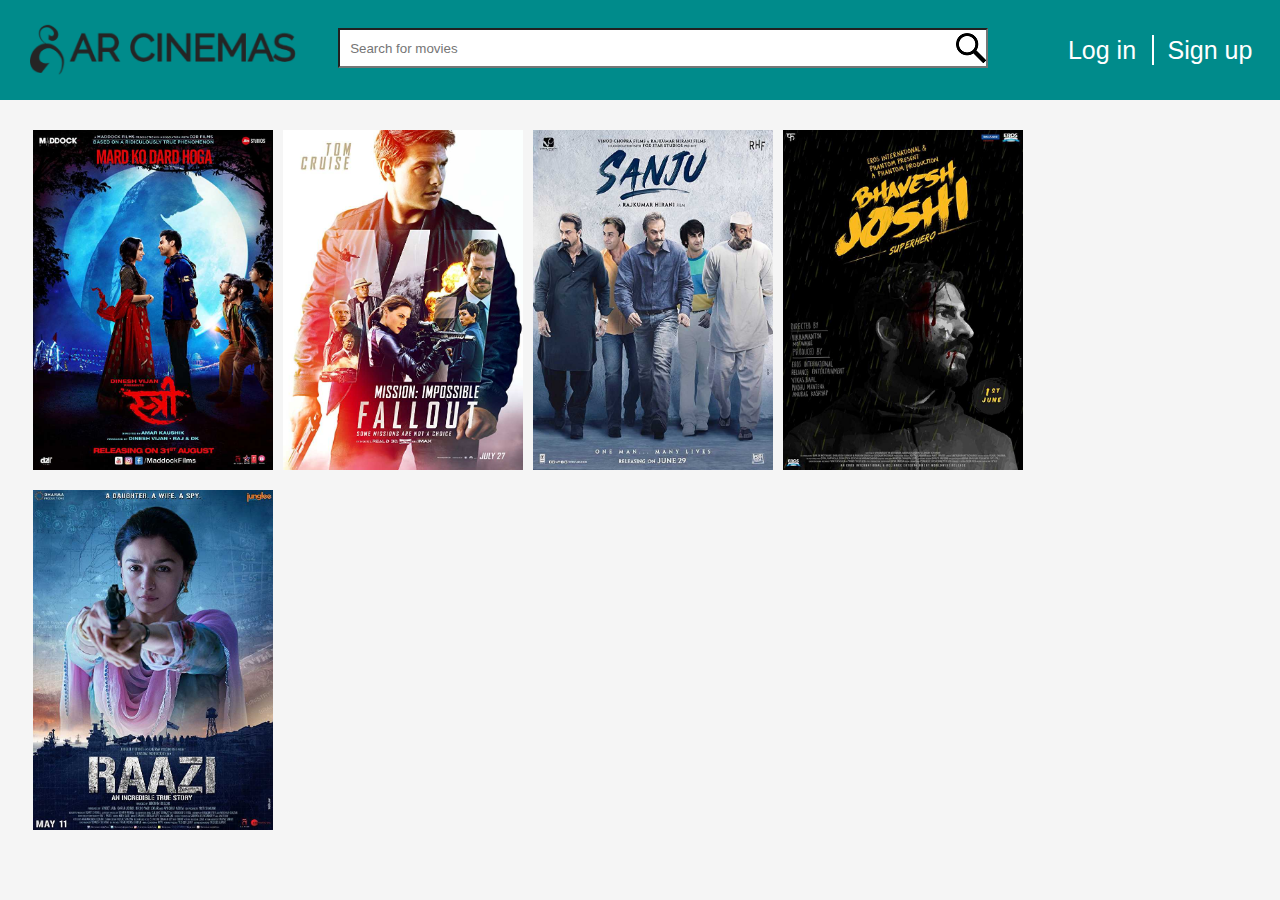
<file: index.html>
<html>

<head>
	<title>AR Cinemas</title>
	<link rel="stylesheet" type="text/css" href="main.css">
</head>

<body>
	<div id="header">
        <a href="index.html"><img src="logof.png"></a>
		<input type="text" name="search" placeholder="Search for movies">
        <ul>
			<li><a href="login.html">Log in</a></li>
			<li><a href="signup.html">Sign up</a></li>
		</ul>
	</div>
	<div class="main">	
		<div class="movie">
			<a href="moviepage.html"><img src="stree.jpg"></a>
		</div>
		
		<div class="movie">
			<a href="moviepage.html"><img src="missionimpossiblefallout.jpg"></a>
		</div>
		
		
		<div class="movie">
			<a href="moviepage.html"><img src="sanju.jpg"></a>
		</div>
		
		<div class="movie">
			<a href="moviepage.html"><img src="bhaveshjoshisuperhero.jpg"></a>
		</div>
		
		<div class="movie">
			<a href="moviepage.html"><img src="raazi.jpg"></a>
		</div>
		
		<div class="clear"></div>
	</div>
	<div id="footer"></div>
</body>

</html>
</file>
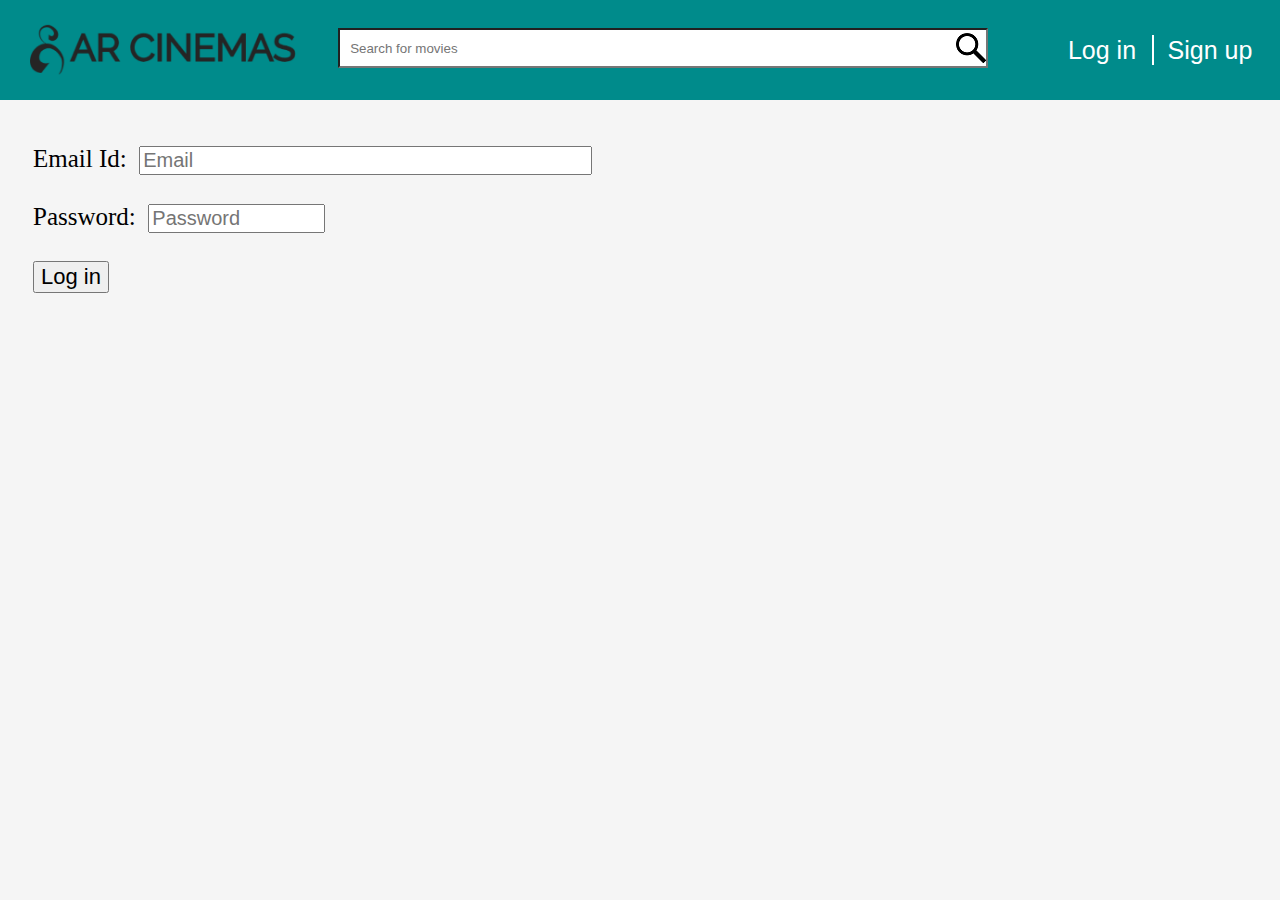
<file: login.html>
<html>
	<head>
		<title>Login</title>
		<link href="main.css" rel="stylesheet" type="text/css">
	</head>
	
	<body>
		<div id="header">
			<a href="index.html"><img src="logof.png"></a>
            <input type="text" name="search" placeholder="Search for movies">
			<ul>
				<li><a class="active" href="login.html">Log in</a></li>
				<li><a href="signup.html">Sign up</a></li>
			</ul>
		</div>
		
		<div class="main">
			<form name="login" id="login" action="userlogin.php" method="post">
				
				<label for="email">Email Id:&nbsp;</label>
				<input type="text" placeholder="Email" name="email" id="email" size="35px" required><br><br>
				
				<label for="password">Password:&nbsp;</label>
				<input type="password" placeholder="Password" name="password" id="password" size="12px" required><br><br>
				
				<input class="button" type="submit" value="Log in">
				
			</form>
		</div>
		<div id="footer"></div>
	</body>
</html>
</file>
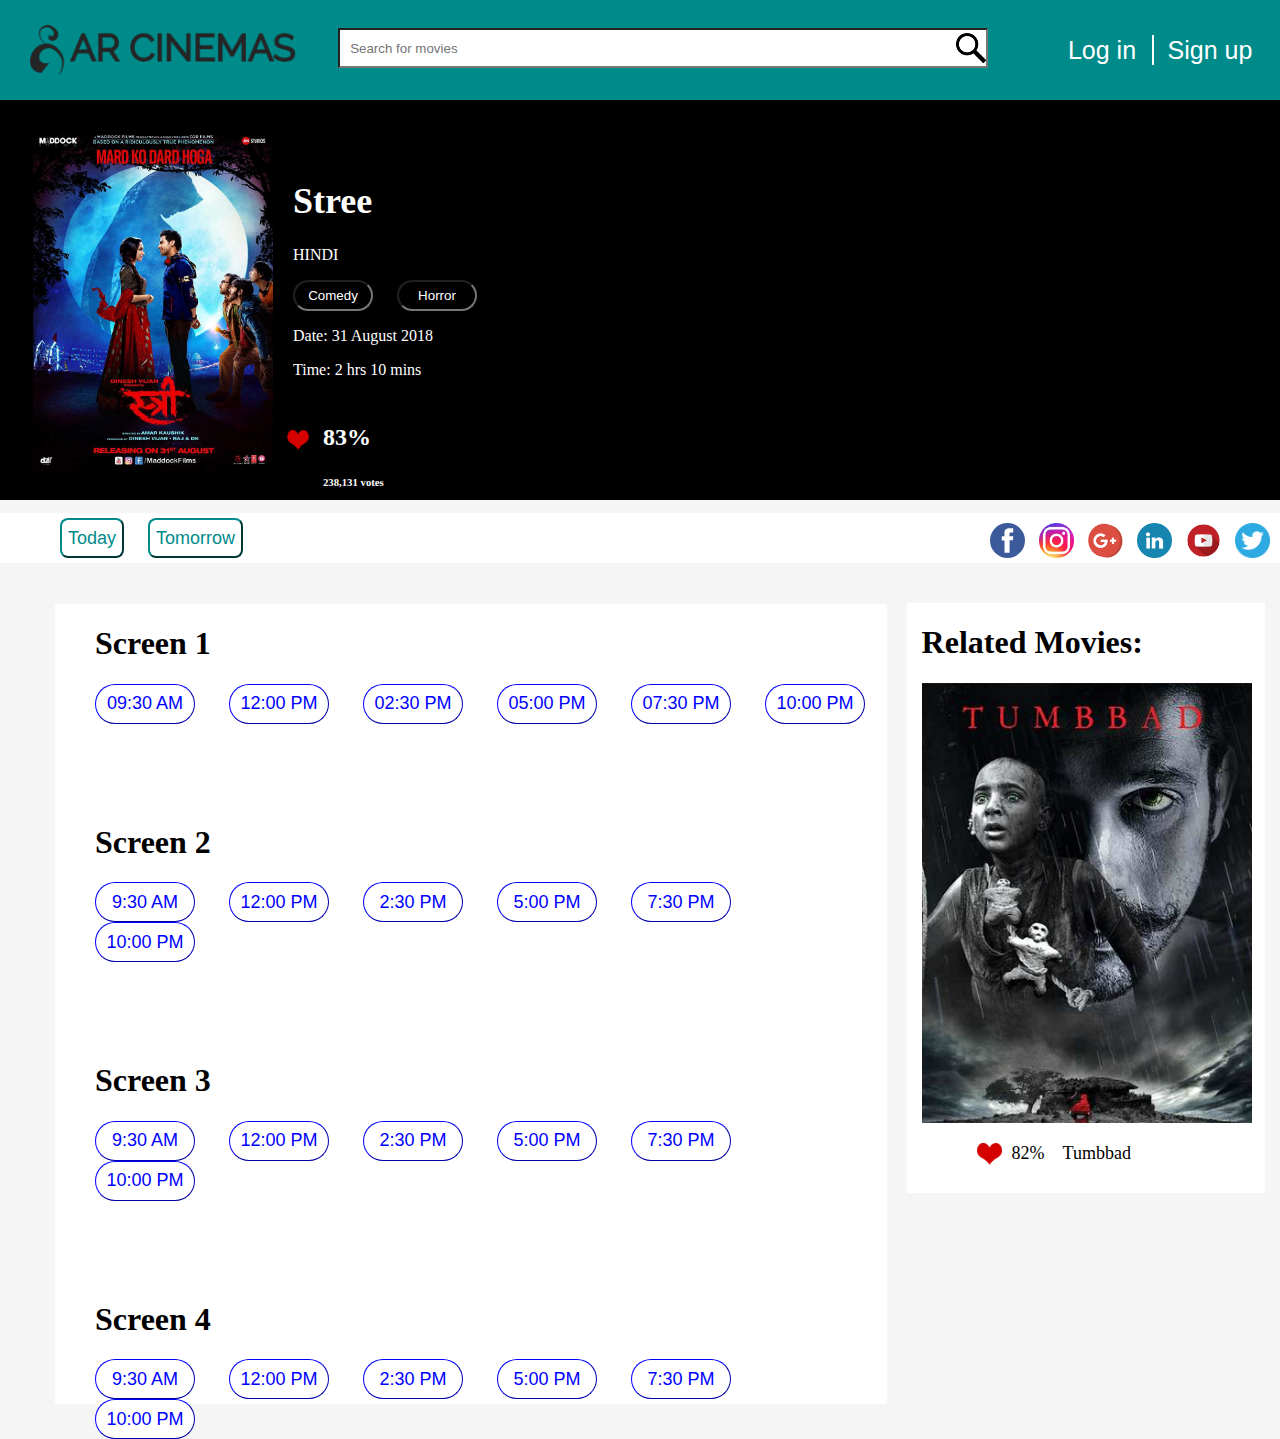
<file: moviepage.html>
<html>
	<head>
		<title>Movie</title>
		<link href="main.css" rel="stylesheet" type="text/css">
	</head>

	<body>
        <div id="header">
            <a href="index.html"><img src="logof.png"></a>
            <input type="text" name="search" placeholder="Search for movies">
            <ul>
				<li><a href="login.html">Log in</a></li>
				<li><a href="signup.html">Sign up</a></li>
			</ul>
		</div>
			
		<div class="submain">
            <img src="stree.jpg">	
			<div id="heading">
				<h1>Stree</h1>
				<p>HINDI</p>
				<input type="label" value="Comedy">
				<input type="label" value="Horror">
				<p>Date: 31 August 2018</p>
				<p>Time: 2 hrs 10 mins</p>
				<img src="like.jpg">
				<h2>83%</h2>
				<h6>238,131 votes</h6>
			</div>
                <iframe width="560" height="340" src="https://www.youtube.com/embed/gzeaGcLLl_A" frameborder="0" allow="autoplay; encrypted-media" allowfullscreen></iframe>
			</div>
        <div class="clear"></div>
		<div id="dates">
            <ul id="select">
                <li><input type="button" value="Today"></li>
                <li><input type="button" value="Tomorrow"></li>
			</ul>
            <ul id="follow">
                <li><img src="fb.svg"></li>
                <li><img src="instagram.png"></li>
                <li><img src="g.png"></li> 
                <li><img src="linked.png"></li>
                <li><img src="yt.png"></li>
                <li><img src="tweet.png"></li>
            </ul>
		</div>
        <div id="timing">
            <h1>Screen 1</h1>
            <form method="get" action="http://localhost/selectseats.php">
		        <ul>
		            <li><input type="submit" value="09:30 AM" onclick='getShowTime(this.value)'><span><p>Rs. 150<br>DRESS CIRCLE</p></span></li>
		            <li><input type="submit" value="12:00 PM" onclick='getShowTime(this.value)'><span><p>Rs. 180<br>DRESS CIRCLE</p></span></li>
		            <li><input type="submit" value="02:30 PM" onclick='getShowTime(this.value)'><span><p>Rs. 220<br>DRESS CIRCLE</p></span></li>
		            <li><input type="submit" value="05:00 PM" onclick='getShowTime(this.value)'><span><p>Rs. 250<br>DRESS CIRCLE</p></span></li>
		            <li><input type="submit" value="07:30 PM" onclick='getShowTime(this.value)'><span><p>Rs. 300<br>DRESS CIRCLE</p></span></li>
		            <li><input type="submit" value="10:00 PM" onclick='getShowTime(this.value)'><span><p>Rs. 250<br>DRESS CIRCLE</p></span></li>
		            <input type="text" id="showtime" name="showtime" value="" style="display:none">
		        </ul>
		    </form>
            <h1>Screen 2</h1>
            <ul>
                <li><input type="button" value="9:30 AM"></li>
                <li><input type="button" value="12:00 PM"></li>
                <li><input type="button" value="2:30 PM"></li>
                <li><input type="button" value="5:00 PM"></li>
                <li><input type="button" value="7:30 PM"></li>
                <li><input type="button" value="10:00 PM"></li>
            </ul>
            <h1>Screen 3</h1>
            <ul>
                <li><input type="button" value="9:30 AM"></li>
                <li><input type="button" value="12:00 PM"></li>
                <li><input type="button" value="2:30 PM"></li>
                <li><input type="button" value="5:00 PM"></li>
                <li><input type="button" value="7:30 PM"></li>
                <li><input type="button" value="10:00 PM"></li>
            </ul>
            <h1>Screen 4</h1>
            <ul>
                <li><input type="button" value="9:30 AM"></li>
                <li><input type="button" value="12:00 PM"></li>
                <li><input type="button" value="2:30 PM"></li>
                <li><input type="button" value="5:00 PM"></li>
                <li><input type="button" value="7:30 PM"></li>
                <li><input type="button" value="10:00 PM"></li>
            </ul>
        </div>
        <div id="related">
            <h1>Related Movies:</h1>
            <img id="tumbbad" src="tumbbad.jpg">
            <img id="like" src="like.png">
           	<p>82% &nbsp;&nbsp;&nbsp;Tumbbad</p>
        </div>
        
        <script>
        	function getShowTime(str)
        	{
        		document.getElementById('showtime').value = str;
        	}
        </script>
	</body>
</html>
</file>
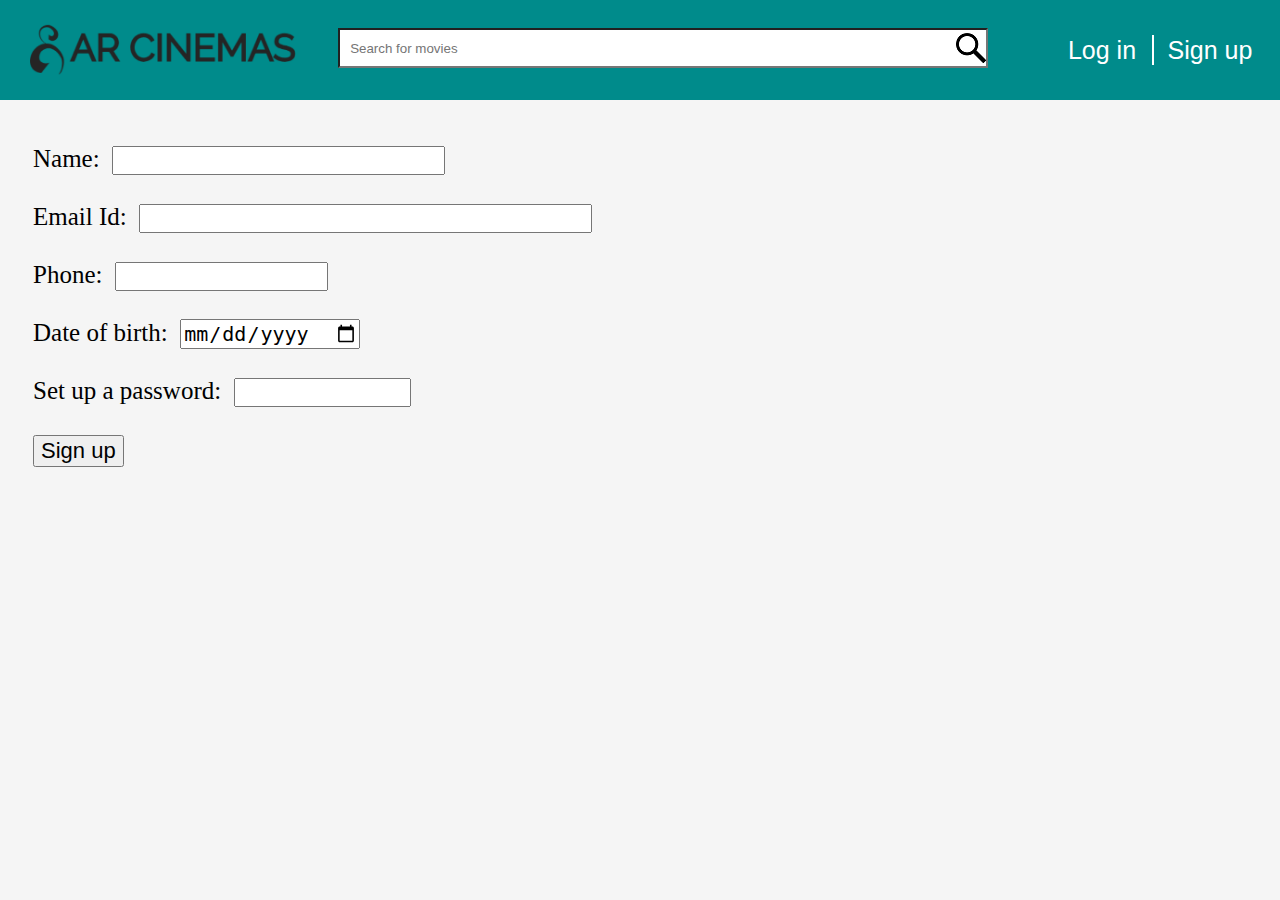
<file: signup.html>
<html>
	<head>
		<title>Sign Up</title>
		<link href="main.css" rel="stylesheet" type="text/css">
	</head>
	
	<body>
		<div id="header">
			<a href="index.html"><img src="logof.png"></a>
            <input type="text" name="search" placeholder="Search for movies">
			<ul>
				<li><a href="login.html">Log in</a></li>
				<li><a class="active" href="signup.html">Sign up</a></li>
			</ul>
		</div>
		
		<div class="main">
			<form name="signup" method="post" action='http://localhost/insertusers.php' onsubmit="return validate()">
				<label for="name">Name:&nbsp;</label>
				<input type="text" name="name" id="name" size="25px" required onchange="return validateName()">&nbsp;&nbsp;
				<label id="nameError" class="error"></label><br><br>
	
				<label for="email">Email Id:&nbsp;</label>
				<input type="text" name="email" id="email" required size="35px" onchange="return validateEmail()">&nbsp;&nbsp;
                <label id="emailError" class="error"></label><br><br>
				
				<label for="phone">Phone:&nbsp;</label>
				<input type="text" name="phone" id="phone" size="15px" required onchange="return validatePhone()">&nbsp;&nbsp;
				<label id="phoneError" class="error"></label><br><br>
				
				<label for="dob">Date of birth:&nbsp;</label>
				<input type="date" name="dob" id="dob" required onchange="return validateDate()">&nbsp;&nbsp;
				<label id="dobError" class="error"></label><br><br>
				
				<label for="password">Set up a password:&nbsp;</label>
				<input type="password" name="password" id="password" required size="12px" onchange="return validatePassword()">&nbsp;&nbsp;
				<label id="passwordError" class="error"></label><br><br>
				
				<input class=" button" type="submit" value="Sign up">
			</form>
		</div>
		<div id="footer"></div>
		<script type="text/javascript" language="JavaScript">
			function validate()
			{
				if(!validateName() | !validateEmail() | !validatePhone() | !validatePassword() | !validateDate())
					return false;
				else
					return true;
			}
			
			function validateName()
			{
				name = document.getElementById("name").value;
				reg = /^[A-Za-z]+\s[A-Za-z]+$/;
				
				if(!reg.test(name))
				{
					document.getElementById("nameError").innerHTML="Please enter a valid name";
					return false;
				}
				else
				{
					document.getElementById("nameError").innerHTML="";
					return true;
				}
			}
			
			function validateEmail()
			{
				email = document.getElementById("email").value;
				reg = /^([a-zA-Z0-9_\-\.]+)@((\[[0-9]{1,3}\.[0-9]{1,3}\.[0-9]{1,3}\.)|(([a-zA-Z0-9\-]+\.)+))([a-zA-Z]{2,4}|[0-9]{1,3})(\]?)$/;
				
				if(email=="")
				{
					document.getElementById("emailError").innerHTML="Please enter an email id";
					return false;
				}
				
				else if(!reg.test(email))
				{
					document.getElementById("emailError").innerHTML="Please enter a valid email id";
					return false;
				}
				else
				{
					document.getElementById("emailError").innerHTML="";
					return true;
				}
			}
			
			function validatePassword()
			{
				password = document.getElementById("password").value;
				
                reg1 = /\d{1}/;
                reg2 = /[A-Z]{1}/;
                reg3 = /[~`!@#$%^&*?.,<>:;()+={}|-]{1}/;
				
                if(password.length<8)
                {
                    document.getElementById("passwordError").innerHTML="Password must be at least 8 characters in length";
					return false;
                }
                else if(!reg1.test(password) | !reg2.test(password) | !reg3.test(password))
                {
                    document.getElementById("passwordError").innerHTML="Should contain at least 1 upper case, numeric, and any of the special characters";
					return false;
                }
                else
				{
					document.getElementById("passwordError").innerHTML="";
					return true;
				}
			}
			
			function validatePhone()
			{
				phone = document.getElementById("phone").value;
				reg = /^[0-9]{10}$/;
				
				if(!reg.test(phone))
				{
					document.getElementById("phoneError").innerHTML="Please enter a valid phone number";
					return false;
				}
				else
				{
					document.getElementById("phoneError").innerHTML="";
					return true;
				}
			}
            
            function validateDate()
			{
                return true;
			}
		</script>
	</body>
</html>
</file>
<file: main.css>
body
{
    margin: 0px;
    background-color: whitesmoke;
}

#header
{
    background-color: darkcyan;
	height: 100px;
}

#header img
{
    height: 70px;
    margin-left: 30px;
    margin-top: 15px;
    float: left;
}

#header input
{
    width: 650px;
    height: 40px;
    padding-left: 10px;
    margin-top: 28px;
    margin-left: 30px;
    float: left;
    background-image: url(search.png);
    background-repeat: no-repeat;
    background-position: right; 
}

#header ul
{
	list-style: none;		/*To make bullets disappear*/
	float: right;
	margin-top: 35px;
	margin-right: 20px;
}

#header ul li
{
    font-family: Helvetica;
	float: left;			/*For the list to be horizontal*/
	height: 30px;
	width: 100px;
	border-right: 2px solid white;
	text-align: center;
}

#header ul li:last-child
{
	border-right: none;
	padding-left: 6px;
}

#header ul li a
{
	text-decoration: none;
    color: white;
	line-height: 30px;		/*To vertically center the text in the list element. It's value should be around the height of the element*/
	font-size: 25px;
	text-align: center;
}

.main
{
	margin-top: 20px;
	padding-left: 33px;
}

.main form
{
	padding: 25px 0px;
	font-size: 25px;
}

.main form label
{
	color: #000;
}

.main form input
{
	margin: 0px;
	font-size: 20px;
}

.main form input[type="checkbox"]
{
  width: 15px;
  height: 15px;
}

.main form .error
{
	color: red;
	font-size: 20px;
}

.main form .button
{
	font-size: 22px;
}

.movie
{
	width: 240px;
	float: left;
	margin: 10px 0px;
	margin-right: 10px;
}

.movie img
{
	width: 240px;
	height: 340px;
}

.movie a:hover
{
	opacity: 0.9;
}

.clear
{
	clear: both;
}

.submain
{
	height: 400px;
	background-color: black;
}

.submain img
{
	width: 240px;
	height: 340px;
	margin: 30px 0px;
	margin-left: 33px;
	float: left;
}

.submain iframe
{
	margin: 30px 0px;
	margin-right: 33px;
	float: right;	
}

.submain #heading
{
	float: left;
}

.submain #heading h1
{
	color: white;
	margin-top: 80px;
	margin-left: 20px;
	font-size: 36px;
}

.submain #heading p
{
	color: white;
	margin-left: 20px;
}

.submain #heading input
{
	margin-left: 20px;
	width: 80px;
	background-color: black;
	color: white;
	text-align: center;
	border-radius: 20px;
	padding: 6px;
}

.submain #heading img
{
	margin-left: 0px;
	height: 30px;
	width: 50px;
}

.submain #heading h2
{
	color: white;
	margin-top: 45px;
}

.submain #heading h6
{
	color: white;
}

#dates
{
	background-color: white;
    height: 50px;
}

#dates #select
{
	list-style: none;
    float: left;
    margin-top: 5px;
    margin-left: 20px;
}

#dates #select li
{
	display: inline;
}

#dates #select li input
{
    margin-right: 20px;
    height: 40px;
    border-radius: 8px;
    background-color: white;
    color: darkcyan;
    font-size: 18px;
    border-color: darkcyan;
}

#dates #select li input:hover
{
    background-color: darkcyan;
    color: white;
    cursor: pointer;
}

#dates #follow
{
    list-style: none;
    float: right;
    margin-top: 10px;
}

#dates #follow li
{
    display: inline;
    margin-right: 10px;
}

#dates #follow li img
{
    height: 35px;
}

#timing
{
    background-color: white;
    margin-left: 55px;
    margin-top: 30px;
    height: 800px;
    float: left;
    width: 65%
}

#timing h1
{
    margin-left: 40px;
}

#timing ul
{
    list-style: none;
    margin-bottom: 100px;
}

#timing ul li
{
    display: inline;
    margin-right: 30px;
}

#timing ul li input
{
    background-color: white;
    height: 40px;
    width: 100px;
    border-radius: 20px;
    color: blue;
    font-size: 18px;
    border-color: blue;
    border-width: 1px;
    cursor: pointer;
}

#timing ul li span
{
    visibility: hidden;
    width: 120px;
    border-color: black;
    margin-left: -110px;
    top: 740px;
    background-color: white;
    color: black;
    text-align: center;
    border-radius: 6px;
    position: absolute;
    z-index: 1;
}

#timing ul li span::after
{
    content: "";
    position: absolute;
    bottom: 100%;
    left: 50%;
    margin-left: -5px;
    border-width: 5px;
    border-style: solid;
    border-color: transparent transparent white transparent;
}

#timing ul li:hover span
{
    visibility: visible;
    box-shadow: 0px 0px 18px #888888;
}

#timing ul li span p
{
    font-size: 12px;
}

#related
{
    background-color: white;
    margin-top: 25px;
    margin-right: 15px;
    height: 590px;
    width: 28%;
    float: right;
}

#related h1
{
    margin-left: 15px;
    
}

#related #tumbbad
{
    margin-left: 15px;
    height: 440px;
    width: 330px;
}

#related #like
{
	height: 22px;
	width: 25px;
	margin-top: 20px;
	margin-left: 70px;
	margin-right: 10px;
	float: left
}

#related p
{
	font-size: 18px;
	margin-top: 20px;
}
</file>
